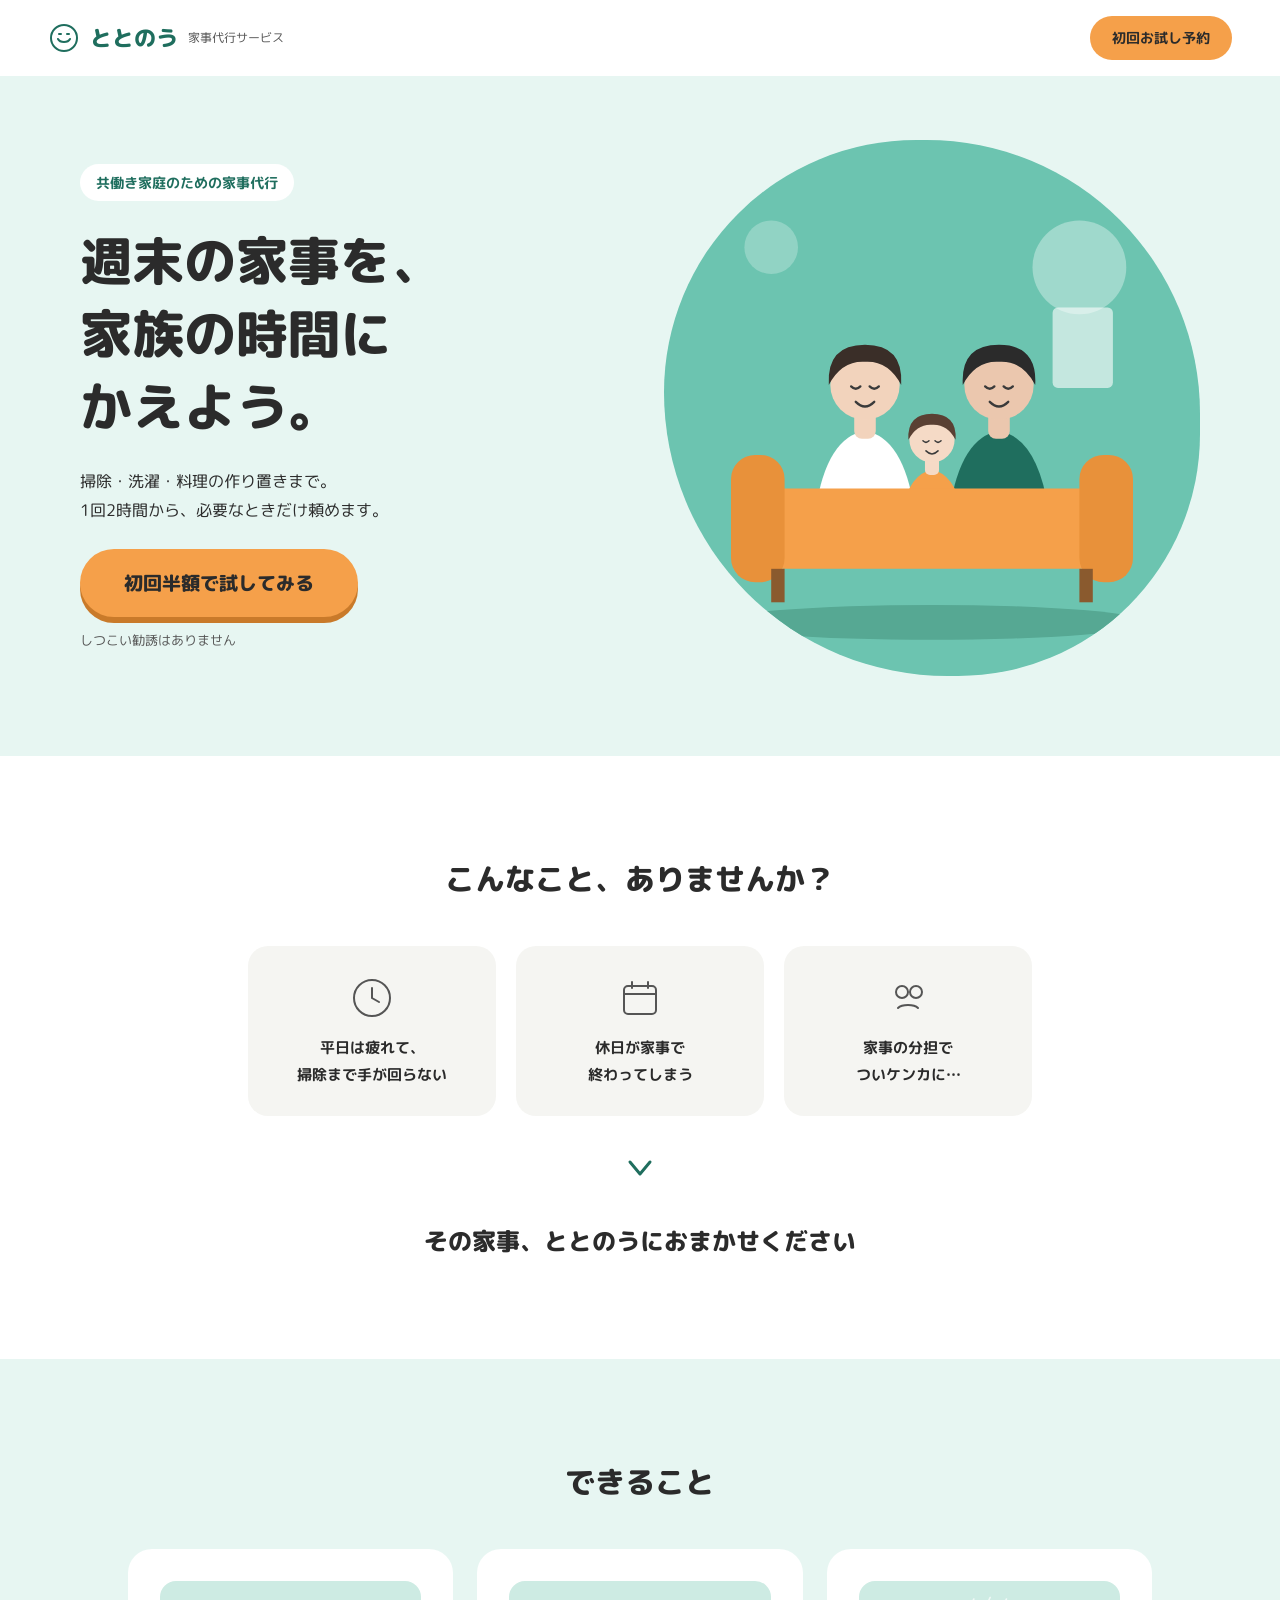
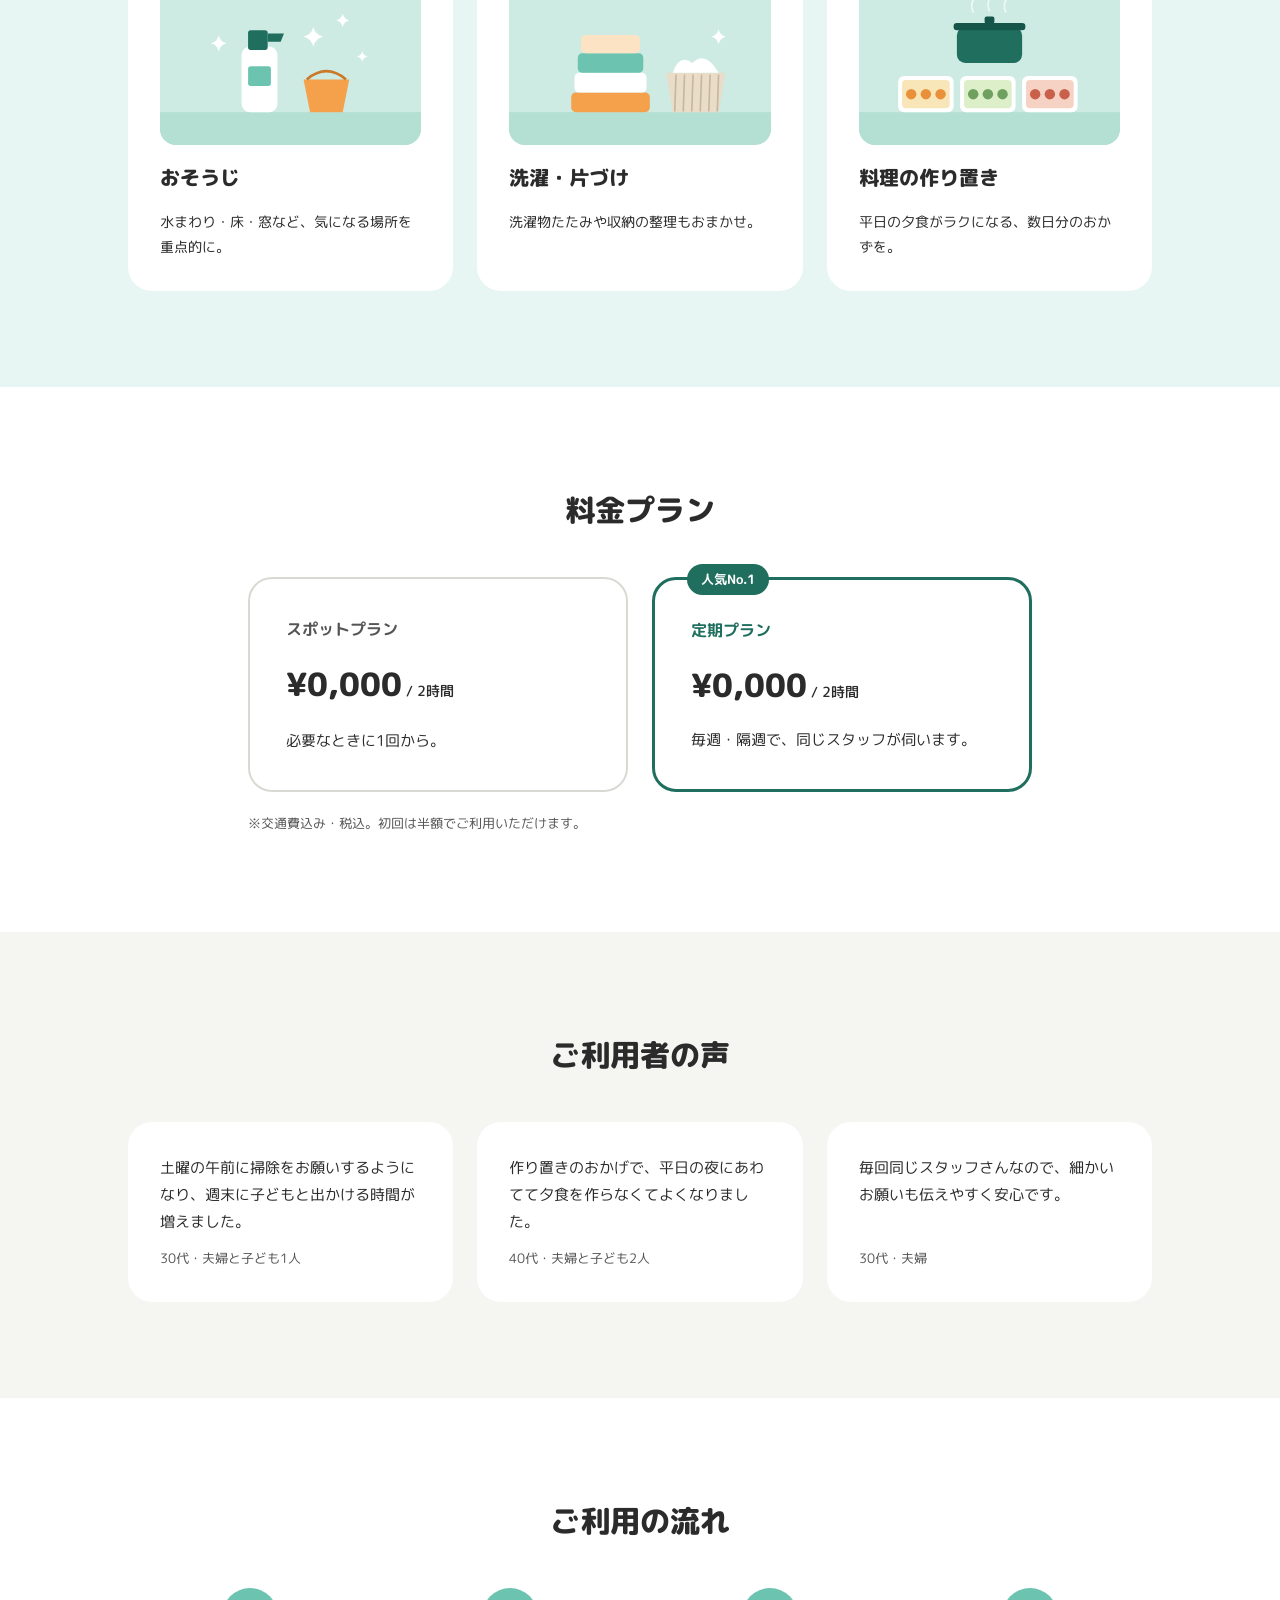
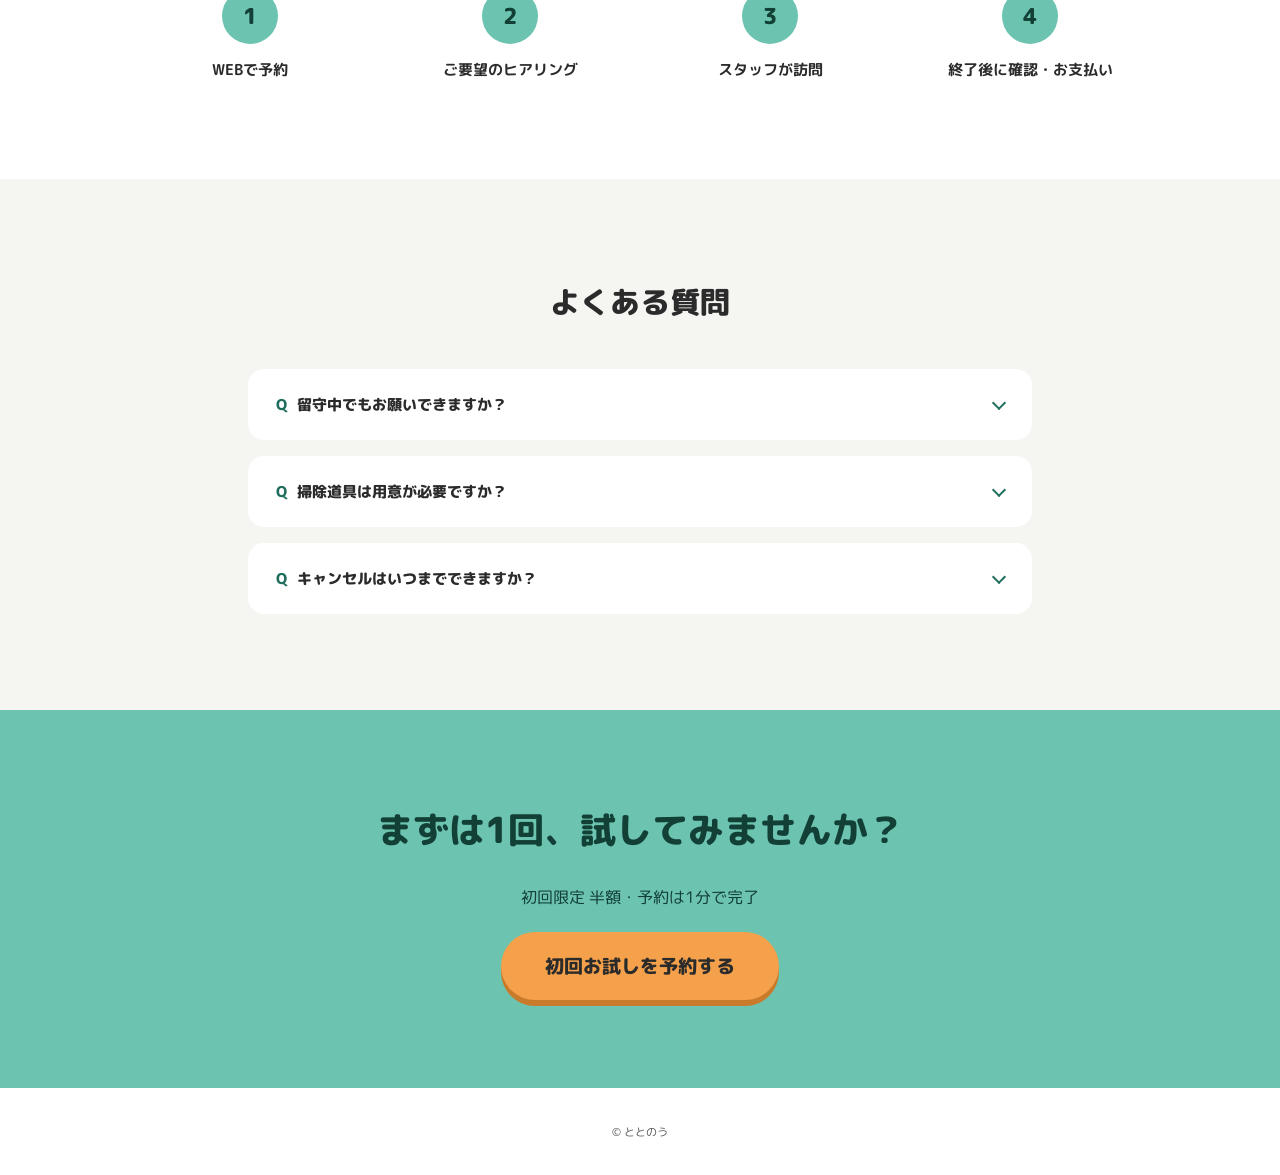
<file: index.html>
<!DOCTYPE html>
<html lang="ja">
<head>
  <meta charset="UTF-8">
  <meta name="viewport" content="width=device-width, initial-scale=1">
  <title>家事代行ととのう｜共働き家庭のための家事代行サービス</title>
  <meta name="description" content="掃除・洗濯・料理の作り置きまで。1回2時間から必要なときだけ頼める家事代行サービス。初回お試しプランあり。">
  <link rel="preconnect" href="https://fonts.googleapis.com">
  <link rel="preconnect" href="https://fonts.gstatic.com" crossorigin>
  <link href="https://fonts.googleapis.com/css2?family=M+PLUS+Rounded+1c:wght@400;500;700;800&display=swap" rel="stylesheet">
  <link rel="stylesheet" href="style.css">
</head>
<body>

  <header class="header">
    <a href="index.html" class="logo">
      <svg width="32" height="32" viewBox="0 0 32 32" fill="none" stroke="currentColor" stroke-width="2" stroke-linecap="round" aria-hidden="true"><circle cx="16" cy="16" r="13"/><path d="M10 17 C12 21 20 21 22 17"/><path d="M11 12 H13"/><path d="M19 12 H21"/></svg>
      <span class="logo__name">ととのう</span>
      <span class="logo__sub">家事代行サービス</span>
    </a>
    <a href="form.html" class="btn btn--small">初回お試し予約</a>
  </header>

  <main>
    <!-- ファーストビュー -->
    <section class="hero">
      <div class="hero__inner">
        <div class="hero__text">
          <p class="hero__badge">共働き家庭のための家事代行</p>
          <h1 class="hero__title">週末の家事を、<br>家族の時間に<br>かえよう。</h1>
          <p class="hero__lead">掃除・洗濯・料理の作り置きまで。<br>1回2時間から、必要なときだけ頼めます。</p>
          <div class="hero__cta">
            <a href="form.html" class="btn btn--large">初回半額で試してみる</a>
            <p class="hero__note">しつこい勧誘はありません</p>
          </div>
        </div>
        <img class="hero__image" src="hero.svg" alt="ソファでくつろぐ家族のイラスト" width="800" height="800">
      </div>
    </section>

    <!-- お悩み -->
    <section class="problem section">
      <div class="container container--narrow">
        <h2 class="section-title">こんなこと、ありませんか？</h2>
        <ul class="problem__list">
          <li class="problem__item">
            <svg width="48" height="48" viewBox="0 0 48 48" fill="none" stroke="currentColor" stroke-width="2" stroke-linecap="round" aria-hidden="true"><circle cx="24" cy="24" r="18"/><path d="M24 14 V24 L31 28"/></svg>
            <p>平日は疲れて、<br>掃除まで手が回らない</p>
          </li>
          <li class="problem__item">
            <svg width="48" height="48" viewBox="0 0 48 48" fill="none" stroke="currentColor" stroke-width="2" stroke-linecap="round" aria-hidden="true"><rect x="8" y="12" width="32" height="28" rx="4"/><path d="M8 20 H40"/><path d="M16 8 V14"/><path d="M32 8 V14"/></svg>
            <p>休日が家事で<br>終わってしまう</p>
          </li>
          <li class="problem__item">
            <svg width="48" height="48" viewBox="0 0 48 48" fill="none" stroke="currentColor" stroke-width="2" stroke-linecap="round" aria-hidden="true"><circle cx="18" cy="18" r="6"/><circle cx="32" cy="18" r="6"/><path d="M14 34 C18 30 30 30 34 34"/></svg>
            <p>家事の分担で<br>ついケンカに…</p>
          </li>
        </ul>
        <svg class="problem__arrow" width="40" height="40" viewBox="0 0 40 40" fill="none" stroke="currentColor" stroke-width="3" stroke-linecap="round" stroke-linejoin="round" aria-hidden="true"><path d="M10 14 L20 26 L30 14"/></svg>
        <p class="problem__answer">その家事、ととのうにおまかせください</p>
      </div>
    </section>

    <!-- サービス内容 -->
    <section class="service section">
      <div class="container">
        <h2 class="section-title">できること</h2>
        <ul class="service__list">
          <li class="service__card">
            <img src="service-clean.svg" alt="" width="800" height="500" loading="lazy">
            <h3>おそうじ</h3>
            <p>水まわり・床・窓など、気になる場所を重点的に。</p>
          </li>
          <li class="service__card">
            <img src="service-laundry.svg" alt="" width="800" height="500" loading="lazy">
            <h3>洗濯・片づけ</h3>
            <p>洗濯物たたみや収納の整理もおまかせ。</p>
          </li>
          <li class="service__card">
            <img src="service-cook.svg" alt="" width="800" height="500" loading="lazy">
            <h3>料理の作り置き</h3>
            <p>平日の夕食がラクになる、数日分のおかずを。</p>
          </li>
        </ul>
      </div>
    </section>

    <!-- 料金 -->
    <section class="price section">
      <div class="container container--narrow">
        <h2 class="section-title">料金プラン</h2>
        <div class="price__list">
          <div class="price__card">
            <h3 class="price__name">スポットプラン</h3>
            <p class="price__value">¥0,000<span>/ 2時間</span></p>
            <p>必要なときに1回から。</p>
          </div>
          <div class="price__card price__card--recommend">
            <p class="price__label">人気No.1</p>
            <h3 class="price__name">定期プラン</h3>
            <p class="price__value">¥0,000<span>/ 2時間</span></p>
            <p>毎週・隔週で、同じスタッフが伺います。</p>
          </div>
        </div>
        <p class="price__note">※交通費込み・税込。初回は半額でご利用いただけます。</p>
      </div>
    </section>

    <!-- お客様の声 -->
    <section class="voice section">
      <div class="container">
        <h2 class="section-title">ご利用者の声</h2>
        <ul class="voice__list">
          <li class="voice__card">
            <p>土曜の午前に掃除をお願いするようになり、週末に子どもと出かける時間が増えました。</p>
            <p class="voice__meta">30代・夫婦と子ども1人</p>
          </li>
          <li class="voice__card">
            <p>作り置きのおかげで、平日の夜にあわてて夕食を作らなくてよくなりました。</p>
            <p class="voice__meta">40代・夫婦と子ども2人</p>
          </li>
          <li class="voice__card">
            <p>毎回同じスタッフさんなので、細かいお願いも伝えやすく安心です。</p>
            <p class="voice__meta">30代・夫婦</p>
          </li>
        </ul>
      </div>
    </section>

    <!-- ご利用の流れ -->
    <section class="flow section">
      <div class="container">
        <h2 class="section-title">ご利用の流れ</h2>
        <ol class="flow__list">
          <li><span class="flow__num">1</span><p>WEBで予約</p></li>
          <li><span class="flow__num">2</span><p>ご要望のヒアリング</p></li>
          <li><span class="flow__num">3</span><p>スタッフが訪問</p></li>
          <li><span class="flow__num">4</span><p>終了後に確認・お支払い</p></li>
        </ol>
      </div>
    </section>

    <!-- FAQ -->
    <section class="faq section">
      <div class="container container--narrow">
        <h2 class="section-title">よくある質問</h2>
        <div class="faq__list">
          <details class="faq__item">
            <summary>留守中でもお願いできますか？</summary>
            <p>はい。鍵をお預かりして、ご不在中に作業することもできます。</p>
          </details>
          <details class="faq__item">
            <summary>掃除道具は用意が必要ですか？</summary>
            <p>基本はご家庭にある道具を使います。洗剤の指定があればお伝えください。</p>
          </details>
          <details class="faq__item">
            <summary>キャンセルはいつまでできますか？</summary>
            <p>前日18時までなら無料でキャンセルできます。</p>
          </details>
        </div>
      </div>
    </section>

    <!-- CTA -->
    <section class="cta" id="cta">
      <div class="container container--narrow">
        <h2 class="cta__title">まずは1回、試してみませんか？</h2>
        <p class="cta__lead">初回限定 半額・予約は1分で完了</p>
        <a href="form.html" class="btn btn--large">初回お試しを予約する</a>
      </div>
    </section>
  </main>

  <footer class="footer"><small>&copy; ととのう</small></footer>

  <!-- スマホ用の固定ボタン -->
  <a href="form.html" class="fixed-cta">初回半額で予約する</a>

</body>
</html>
</file>
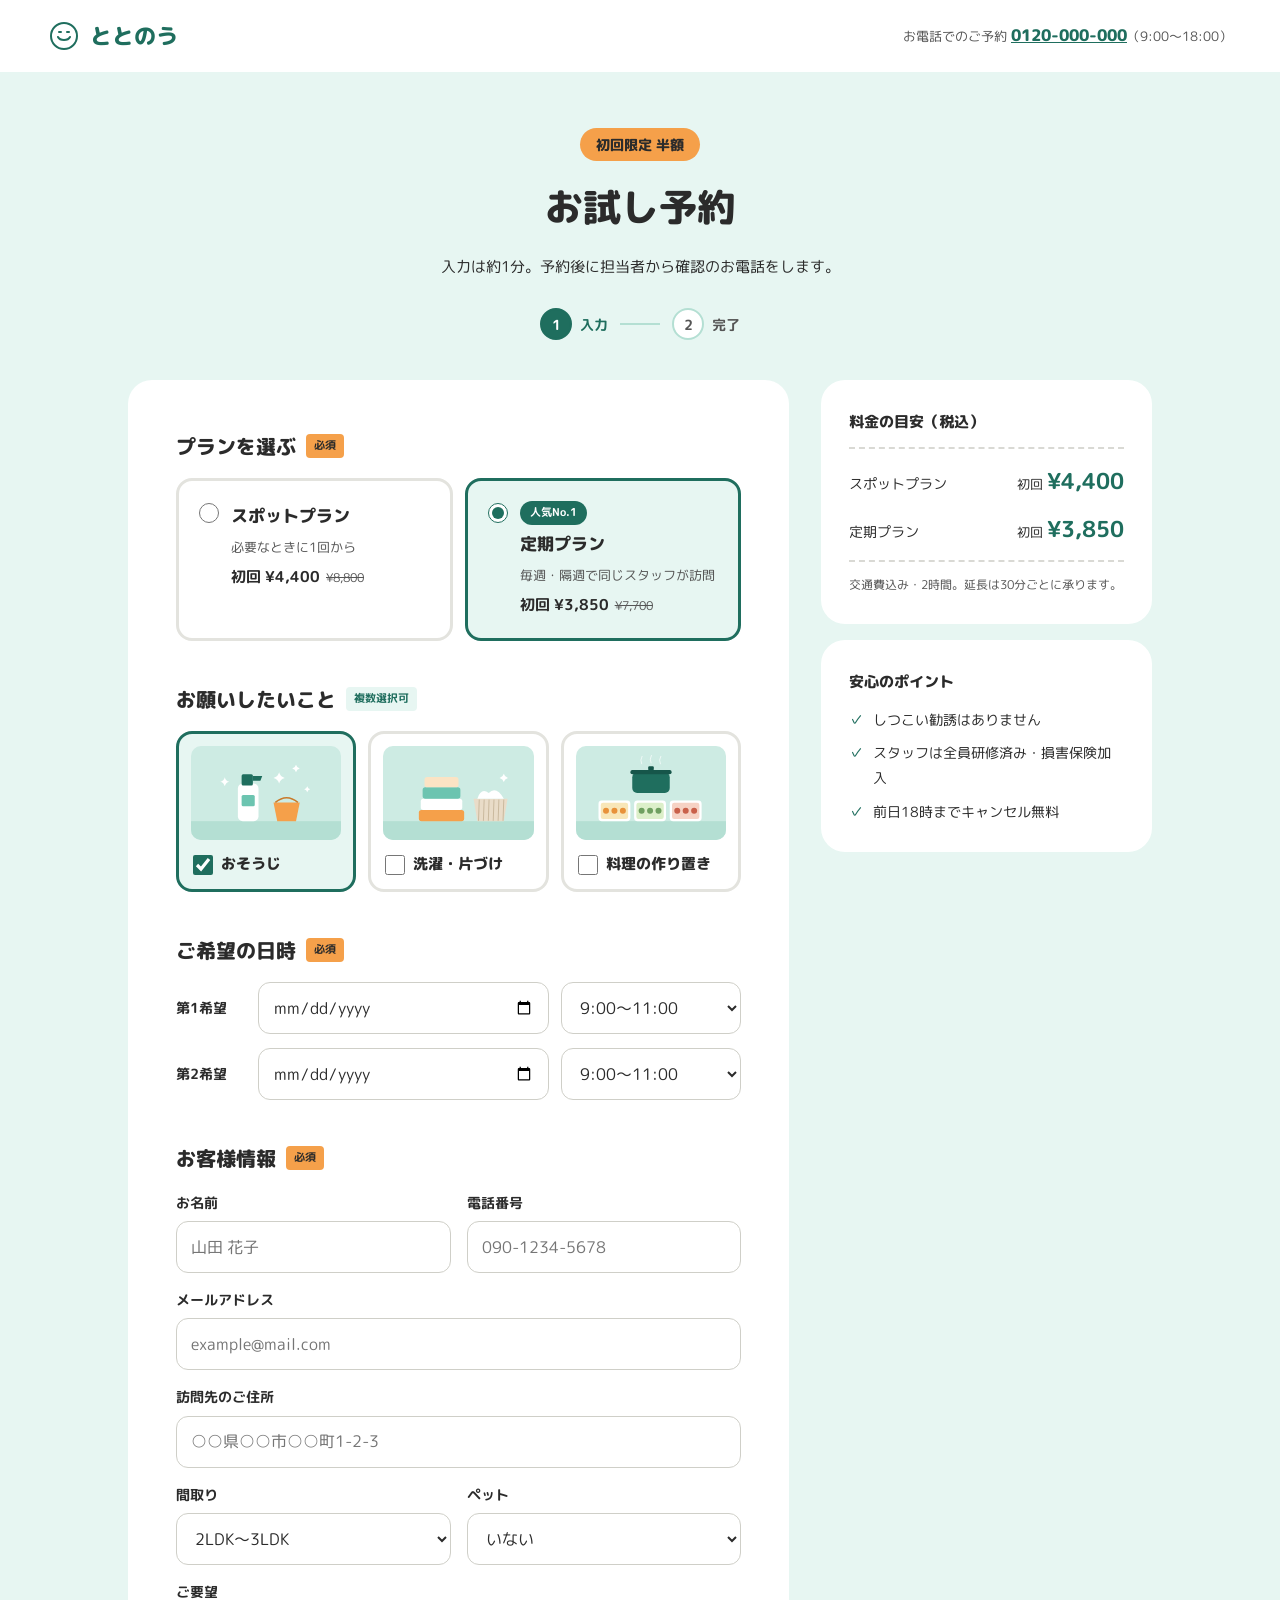
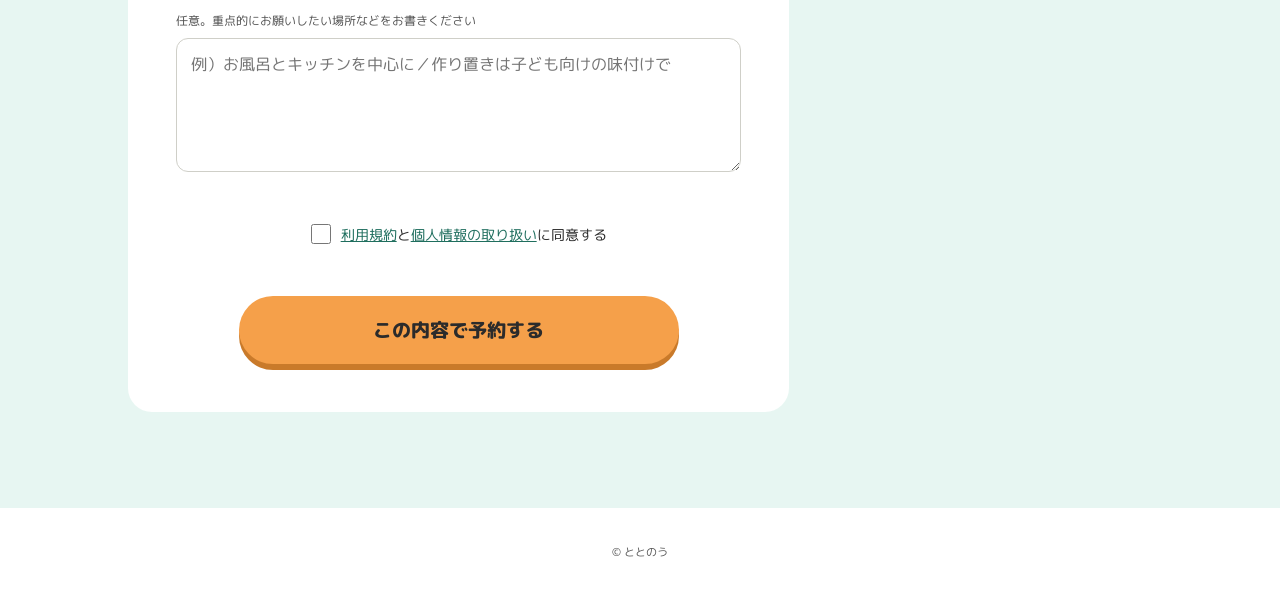
<file: form.html>
<!DOCTYPE html>
<html lang="ja">
<head>
  <meta charset="UTF-8">
  <meta name="viewport" content="width=device-width, initial-scale=1">
  <title>初回お試し予約｜家事代行サービス ととのう</title>
  <meta name="description" content="家事代行サービス「ととのう」の初回お試し予約フォーム。掃除・洗濯・料理の作り置きを、初回半額でお試しいただけます。入力は約1分です。">
  <link rel="preconnect" href="https://fonts.googleapis.com">
  <link rel="preconnect" href="https://fonts.gstatic.com" crossorigin>
  <link href="https://fonts.googleapis.com/css2?family=M+PLUS+Rounded+1c:wght@400;500;700;800&display=swap" rel="stylesheet">
  <link rel="stylesheet" href="style.css">
  <link rel="stylesheet" href="form.css">
</head>
<body class="page-form">

  <header class="header header--form">
    <a href="index.html" class="logo">
      <svg width="32" height="32" viewBox="0 0 32 32" fill="none" stroke="currentColor" stroke-width="2" stroke-linecap="round" aria-hidden="true"><circle cx="16" cy="16" r="13"/><path d="M10 17 C12 21 20 21 22 17"/><path d="M11 12 H13"/><path d="M19 12 H21"/></svg>
      <span class="logo__name">ととのう</span>
    </a>
    <p class="header__tel">お電話でのご予約 <a href="tel:0120000000">0120-000-000</a><span>（9:00〜18:00）</span></p>
  </header>

  <main>
    <div class="form-head">
      <p class="form-head__badge">初回限定 半額</p>
      <h1 class="form-head__title">お試し予約</h1>
      <p>入力は約1分。予約後に担当者から確認のお電話をします。</p>
      <ol class="steps" aria-label="予約の手順">
        <li class="steps__item is-current" aria-current="step"><span>1</span>入力</li>
        <li class="steps__item"><span>2</span>完了</li>
      </ol>
    </div>

    <div class="form-layout">
      <!--
        GitHub Pagesでは送信データを受け取れないため、送信すると完了ページに移動するだけのデモです。
        実際にメールで受け取る場合は、Formspreeなどで発行したURLを action に入れ、method="post" にしてください。
      -->
      <form class="form-card" action="thanks.html" method="get">

        <fieldset class="field">
          <legend class="field__title">プランを選ぶ<span class="req">必須</span></legend>
          <div class="cards cards--2">
            <label class="card">
              <input type="radio" name="plan" value="スポットプラン" required>
              <span class="card__name">スポットプラン</span>
              <span class="card__text">必要なときに1回から</span>
              <span class="card__price">初回 ¥4,400<s>¥8,800</s></span>
            </label>
            <label class="card">
              <input type="radio" name="plan" value="定期プラン" checked>
              <span class="card__badge">人気No.1</span>
              <span class="card__name">定期プラン</span>
              <span class="card__text">毎週・隔週で同じスタッフが訪問</span>
              <span class="card__price">初回 ¥3,850<s>¥7,700</s></span>
            </label>
          </div>
        </fieldset>

        <fieldset class="field">
          <legend class="field__title">お願いしたいこと<span class="opt">複数選択可</span></legend>
          <div class="cards cards--3">
            <label class="card card--image">
              <input type="checkbox" name="service" value="おそうじ" checked>
              <img src="service-clean.svg" alt="" width="800" height="500">
              <span class="card__name">おそうじ</span>
            </label>
            <label class="card card--image">
              <input type="checkbox" name="service" value="洗濯・片づけ">
              <img src="service-laundry.svg" alt="" width="800" height="500">
              <span class="card__name">洗濯・片づけ</span>
            </label>
            <label class="card card--image">
              <input type="checkbox" name="service" value="料理の作り置き">
              <img src="service-cook.svg" alt="" width="800" height="500">
              <span class="card__name">料理の作り置き</span>
            </label>
          </div>
        </fieldset>

        <fieldset class="field">
          <legend class="field__title">ご希望の日時<span class="req">必須</span></legend>
          <div class="datetime">
            <label class="datetime__label" for="date1">第1希望</label>
            <input class="input" type="date" id="date1" name="date1" required>
            <select class="input input--select" name="time1" aria-label="第1希望の時間">
              <option>9:00〜11:00</option>
              <option>13:00〜15:00</option>
              <option>15:00〜17:00</option>
            </select>
          </div>
          <div class="datetime">
            <label class="datetime__label" for="date2">第2希望</label>
            <input class="input" type="date" id="date2" name="date2">
            <select class="input input--select" name="time2" aria-label="第2希望の時間">
              <option>9:00〜11:00</option>
              <option>13:00〜15:00</option>
              <option>15:00〜17:00</option>
            </select>
          </div>
        </fieldset>

        <fieldset class="field">
          <legend class="field__title">お客様情報<span class="req">必須</span></legend>
          <div class="grid-2">
            <label class="label">お名前
              <input class="input" type="text" name="name" autocomplete="name" placeholder="山田 花子" required>
            </label>
            <label class="label">電話番号
              <input class="input" type="tel" name="tel" autocomplete="tel" placeholder="090-1234-5678" pattern="0[0-9\-]{9,12}" title="半角数字とハイフンで入力してください" required>
            </label>
          </div>
          <label class="label">メールアドレス
            <input class="input" type="email" name="email" autocomplete="email" placeholder="example@mail.com" required>
          </label>
          <label class="label">訪問先のご住所
            <input class="input" type="text" name="address" autocomplete="street-address" placeholder="○○県○○市○○町1-2-3" required>
          </label>
          <div class="grid-2">
            <label class="label">間取り
              <select class="input input--select" name="room">
                <option>1LDK以下</option>
                <option selected>2LDK〜3LDK</option>
                <option>4LDK以上・戸建て</option>
              </select>
            </label>
            <label class="label">ペット
              <select class="input input--select" name="pet">
                <option>いない</option>
                <option>犬</option>
                <option>猫</option>
                <option>その他</option>
              </select>
            </label>
          </div>
          <label class="label">ご要望<span class="label__note">任意。重点的にお願いしたい場所などをお書きください</span>
            <textarea class="input input--textarea" name="message" rows="4" placeholder="例）お風呂とキッチンを中心に／作り置きは子ども向けの味付けで"></textarea>
          </label>
        </fieldset>

        <label class="agree">
          <input type="checkbox" name="agree" required>
          <span><a href="#">利用規約</a>と<a href="#">個人情報の取り扱い</a>に同意する</span>
        </label>

        <button type="submit" class="btn btn--large form-card__submit">この内容で予約する</button>
      </form>

      <aside class="side">
        <div class="side__box">
          <p class="side__title">料金の目安（税込）</p>
          <dl class="side__price">
            <div><dt>スポットプラン</dt><dd>初回 <strong>¥4,400</strong></dd></div>
            <div><dt>定期プラン</dt><dd>初回 <strong>¥3,850</strong></dd></div>
          </dl>
          <p class="side__note">交通費込み・2時間。延長は30分ごとに承ります。</p>
        </div>
        <div class="side__box">
          <p class="side__title">安心のポイント</p>
          <ul class="checklist">
            <li>しつこい勧誘はありません</li>
            <li>スタッフは全員研修済み・損害保険加入</li>
            <li>前日18時までキャンセル無料</li>
          </ul>
        </div>
      </aside>
    </div>
  </main>

  <footer class="footer footer--form"><small>&copy; ととのう</small></footer>
</body>
</html>
</file>
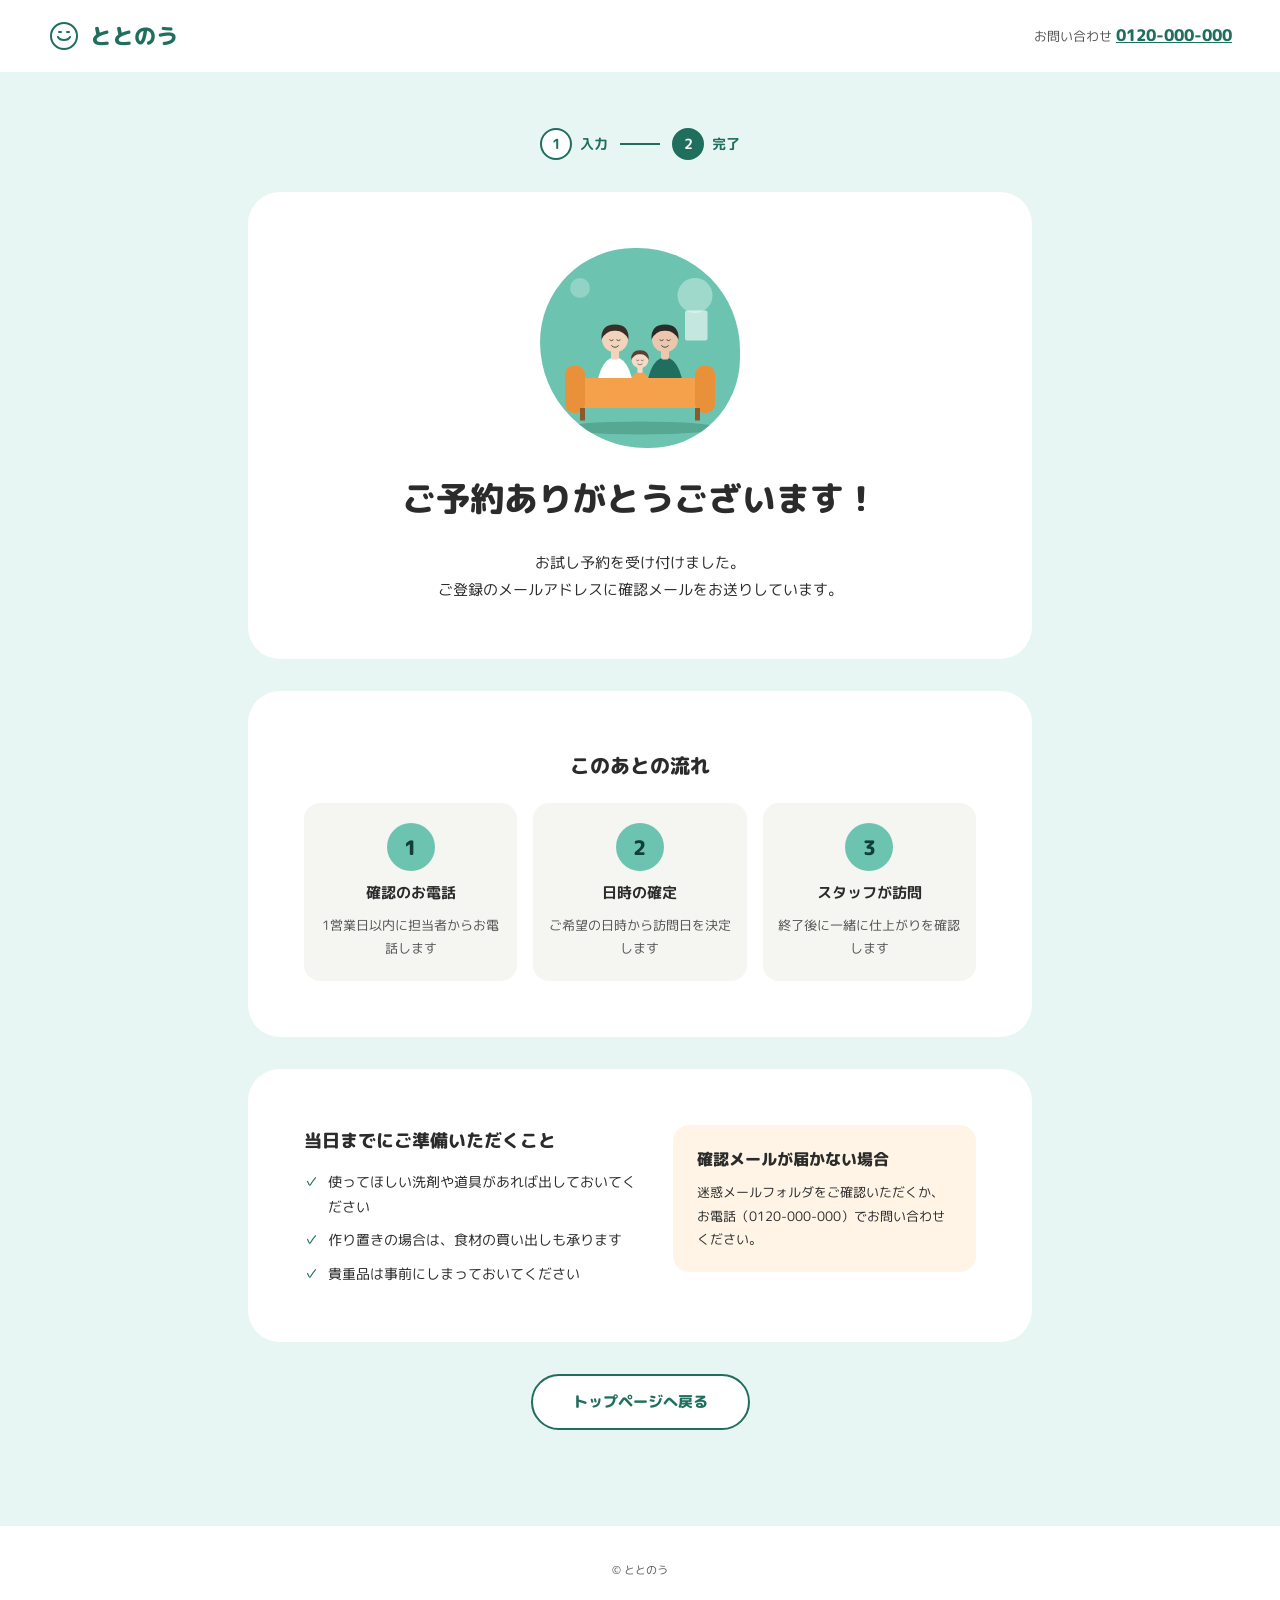
<file: thanks.html>
<!DOCTYPE html>
<html lang="ja">
<head>
  <meta charset="UTF-8">
  <meta name="viewport" content="width=device-width, initial-scale=1">
  <title>ご予約ありがとうございます｜家事代行サービス ととのう</title>
  <meta name="robots" content="noindex">
  <link rel="preconnect" href="https://fonts.googleapis.com">
  <link rel="preconnect" href="https://fonts.gstatic.com" crossorigin>
  <link href="https://fonts.googleapis.com/css2?family=M+PLUS+Rounded+1c:wght@400;500;700;800&display=swap" rel="stylesheet">
  <link rel="stylesheet" href="style.css">
  <link rel="stylesheet" href="form.css">
</head>
<body class="page-form">

  <header class="header header--form">
    <a href="index.html" class="logo">
      <svg width="32" height="32" viewBox="0 0 32 32" fill="none" stroke="currentColor" stroke-width="2" stroke-linecap="round" aria-hidden="true"><circle cx="16" cy="16" r="13"/><path d="M10 17 C12 21 20 21 22 17"/><path d="M11 12 H13"/><path d="M19 12 H21"/></svg>
      <span class="logo__name">ととのう</span>
    </a>
    <p class="header__tel">お問い合わせ <a href="tel:0120000000">0120-000-000</a></p>
  </header>

  <main class="thanks">
    <ol class="steps" aria-label="予約の手順">
      <li class="steps__item is-done"><span>1</span>入力</li>
      <li class="steps__item is-current" aria-current="step"><span>2</span>完了</li>
    </ol>

    <section class="thanks__box">
      <img class="thanks__image" src="hero.svg" alt="" width="800" height="800">
      <h1 class="thanks__title">ご予約ありがとうございます！</h1>
      <p>お試し予約を受け付けました。<br>ご登録のメールアドレスに確認メールをお送りしています。</p>
    </section>

    <section class="thanks__box">
      <h2 class="thanks__sub">このあとの流れ</h2>
      <ol class="next">
        <li><span class="next__num">1</span><b>確認のお電話</b><p>1営業日以内に担当者からお電話します</p></li>
        <li><span class="next__num">2</span><b>日時の確定</b><p>ご希望の日時から訪問日を決定します</p></li>
        <li><span class="next__num">3</span><b>スタッフが訪問</b><p>終了後に一緒に仕上がりを確認します</p></li>
      </ol>
    </section>

    <section class="thanks__box thanks__box--row">
      <div class="thanks__col">
        <h2 class="thanks__sub thanks__sub--left">当日までにご準備いただくこと</h2>
        <ul class="checklist">
          <li>使ってほしい洗剤や道具があれば出しておいてください</li>
          <li>作り置きの場合は、食材の買い出しも承ります</li>
          <li>貴重品は事前にしまっておいてください</li>
        </ul>
      </div>
      <div class="thanks__notice">
        <h2>確認メールが届かない場合</h2>
        <p>迷惑メールフォルダをご確認いただくか、お電話（0120-000-000）でお問い合わせください。</p>
      </div>
    </section>

    <a href="index.html" class="btn-outline">トップページへ戻る</a>
  </main>

  <footer class="footer footer--form"><small>&copy; ととのう</small></footer>
</body>
</html>
</file>
<file: style.css>
@charset "UTF-8";

/* =========================
   Variables
========================= */
:root {
  --color-mint: #6CC4B0;
  --color-mint-light: #E7F6F2;
  --color-mint-dark: #1F6E5E;
  --color-mint-deep: #123F36;
  --color-orange: #F5A04A;
  --color-orange-dark: #C97A2A;
  --color-gray: #F5F5F2;
  --color-text: #2B2B2B;
  --color-text-sub: #555555;
  --font: "M PLUS Rounded 1c", "Hiragino Maru Gothic ProN", sans-serif;
  --pad-x: clamp(20px, 4vw, 48px);
}

/* =========================
   Base
========================= */
*, *::before, *::after { box-sizing: border-box; }
html { scroll-behavior: smooth; }
body {
  margin: 0;
  font-family: var(--font);
  font-size: 15px;
  line-height: 1.8;
  color: var(--color-text);
  background: #FFF;
}
img { max-width: 100%; height: auto; display: block; }
a { color: var(--color-mint-dark); }
ul, ol { margin: 0; padding: 0; list-style: none; }
p, h1, h2, h3 { margin: 0; }
:focus-visible { outline: 3px solid var(--color-mint-dark); outline-offset: 3px; }

.container { max-width: 1120px; margin-inline: auto; padding-inline: var(--pad-x); }
.container--narrow { max-width: 880px; }
.section { padding-block: clamp(72px, 9vw, 96px); }
.section-title {
  margin-bottom: 40px;
  font-size: clamp(24px, 3vw, 30px);
  font-weight: 800;
  text-align: center;
}

/* Button */
.btn {
  display: inline-flex;
  align-items: center;
  justify-content: center;
  padding: 0 44px;
  min-height: 64px;
  font-size: 19px;
  font-weight: 800;
  color: var(--color-text);
  background: var(--color-orange);
  border-radius: 999px;
  box-shadow: 0 6px 0 var(--color-orange-dark);
  text-decoration: none;
  transition: transform .15s, box-shadow .15s;
}
.btn:hover { transform: translateY(3px); box-shadow: 0 3px 0 var(--color-orange-dark); }
.btn--small { min-height: 44px; padding: 0 22px; font-size: 14px; font-weight: 700; box-shadow: none; }
.btn--small:hover { transform: none; box-shadow: none; background: #F7B06A; }
.btn--large { min-height: 68px; }

/* =========================
   Header
========================= */
.header {
  display: flex;
  flex-wrap: wrap;
  justify-content: space-between;
  align-items: center;
  gap: 12px;
  padding: 16px var(--pad-x);
}
.logo { display: flex; align-items: center; gap: 10px; text-decoration: none; color: var(--color-mint-dark); }
.logo__name { font-size: 22px; font-weight: 800; }
.logo__sub { font-size: 12px; color: var(--color-text-sub); }

/* =========================
   Hero
========================= */
.hero { padding: 64px var(--pad-x) 80px; background: var(--color-mint-light); }
.hero__inner {
  max-width: 1120px;
  margin-inline: auto;
  display: grid;
  grid-template-columns: repeat(2, minmax(0, 1fr));
  gap: 48px;
  align-items: center;
}
.hero__text { display: grid; gap: 24px; justify-items: start; }
.hero__badge {
  padding: 6px 16px;
  font-size: 14px;
  font-weight: 700;
  color: var(--color-mint-dark);
  background: #FFF;
  border-radius: 999px;
}
.hero__title { font-size: clamp(34px, 4.2vw, 52px); font-weight: 800; line-height: 1.4; }
.hero__lead { font-size: 16px; }
.hero__cta { display: grid; gap: 12px; justify-items: start; }
.hero__note { font-size: 13px; color: var(--color-text-sub); }
.hero__image { aspect-ratio: 1 / 1; object-fit: cover; border-radius: 48% 52% 46% 54%; }

/* =========================
   Problem
========================= */
.problem .container { display: grid; justify-items: center; gap: 32px; }
.problem .section-title { margin-bottom: 8px; }
.problem__list { width: 100%; display: grid; grid-template-columns: repeat(3, minmax(0, 1fr)); gap: 20px; }
.problem__item {
  display: grid;
  justify-items: center;
  gap: 12px;
  padding: 28px 24px;
  text-align: center;
  font-weight: 700;
  color: var(--color-text-sub);
  background: var(--color-gray);
  border-radius: 20px;
}
.problem__item p { color: var(--color-text); }
.problem__arrow { color: var(--color-mint-dark); }
.problem__answer { font-size: clamp(20px, 2.4vw, 24px); font-weight: 800; text-align: center; }

/* =========================
   Service
========================= */
.service { background: var(--color-mint-light); }
.service__list { display: grid; grid-template-columns: repeat(3, minmax(0, 1fr)); gap: 24px; }
.service__card { display: grid; gap: 14px; align-content: start; padding: 32px; background: #FFF; border-radius: 24px; }
.service__card img { aspect-ratio: 16 / 10; object-fit: cover; border-radius: 16px; }
.service__card h3 { font-size: 20px; font-weight: 800; }
.service__card p { font-size: 14px; }

/* =========================
   Price
========================= */
.price__list { display: grid; grid-template-columns: repeat(2, minmax(0, 1fr)); gap: 24px; }
.price__card {
  position: relative;
  display: grid;
  gap: 12px;
  padding: 36px;
  border: 2px solid #D9D9D4;
  border-radius: 24px;
}
.price__card--recommend { border: 3px solid var(--color-mint-dark); }
.price__label {
  position: absolute;
  top: -16px;
  left: 32px;
  padding: 4px 14px;
  font-size: 13px;
  font-weight: 700;
  color: #FFF;
  background: var(--color-mint-dark);
  border-radius: 999px;
}
.price__name { font-size: 16px; font-weight: 700; color: var(--color-text-sub); }
.price__card--recommend .price__name { color: var(--color-mint-dark); }
.price__value { font-size: 32px; font-weight: 800; }
.price__value span { margin-left: 4px; font-size: 14px; font-weight: 500; }
.price__note { margin-top: 20px; font-size: 13px; color: var(--color-text-sub); }

/* =========================
   Voice
========================= */
.voice { background: var(--color-gray); }
.voice__list { display: grid; grid-template-columns: repeat(3, minmax(0, 1fr)); gap: 24px; }
.voice__card { display: grid; gap: 12px; align-content: space-between; padding: 32px; background: #FFF; border-radius: 24px; }
.voice__meta { font-size: 13px; color: var(--color-text-sub); }

/* =========================
   Flow
========================= */
.flow__list { display: grid; grid-template-columns: repeat(4, minmax(0, 1fr)); gap: 16px; }
.flow__list li { display: grid; justify-items: center; gap: 12px; text-align: center; font-weight: 700; }
.flow__num {
  display: grid;
  place-items: center;
  width: 56px;
  height: 56px;
  font-size: 22px;
  font-weight: 800;
  color: var(--color-mint-deep);
  background: var(--color-mint);
  border-radius: 50%;
}

/* =========================
   FAQ
========================= */
.faq { background: var(--color-gray); }
.faq__list { display: grid; gap: 16px; }
.faq__item { background: #FFF; border-radius: 16px; }
.faq__item summary {
  position: relative;
  padding: 22px 56px 22px 28px;
  font-weight: 800;
  cursor: pointer;
  list-style: none;
}
.faq__item summary::-webkit-details-marker { display: none; }
.faq__item summary::before { content: "Q"; margin-right: 10px; color: var(--color-mint-dark); }
.faq__item summary::after {
  content: "";
  position: absolute;
  right: 28px;
  top: 50%;
  width: 10px;
  height: 10px;
  border-right: 2px solid var(--color-mint-dark);
  border-bottom: 2px solid var(--color-mint-dark);
  transform: translateY(-70%) rotate(45deg);
  transition: transform .2s;
}
.faq__item[open] summary::after { transform: translateY(-30%) rotate(-135deg); }
.faq__item p { padding: 0 28px 24px; font-size: 14px; }
.faq__item p::before { content: "A"; margin-right: 10px; font-weight: 800; color: var(--color-orange-dark); }

/* =========================
   CTA
========================= */
.cta { padding-block: 88px; background: var(--color-mint); text-align: center; }
.cta .container { display: grid; justify-items: center; gap: 20px; }
.cta__title { font-size: clamp(24px, 3vw, 36px); font-weight: 800; color: var(--color-mint-deep); }
.cta__lead { font-size: 16px; color: var(--color-mint-deep); }

.footer { padding: 32px; text-align: center; font-size: 13px; color: var(--color-text-sub); }
.fixed-cta { display: none; }

/* =========================
   Responsive (〜768px)
========================= */
@media (max-width: 768px) {
  .logo__sub { display: none; }

  .hero { padding-top: 40px; }
  .hero__inner { grid-template-columns: 1fr; gap: 32px; }
  .hero__image { order: -1; width: 80%; justify-self: center; }
  .btn--large { width: 100%; padding-inline: 24px; font-size: 17px; }
  .hero__cta { justify-items: stretch; width: 100%; }

  .problem__list,
  .service__list,
  .price__list,
  .voice__list { grid-template-columns: 1fr; }
  .price__list { gap: 32px; }
  .flow__list { grid-template-columns: repeat(2, minmax(0, 1fr)); row-gap: 32px; }

  .footer { padding-bottom: 104px; }
  .fixed-cta {
    position: fixed;
    left: 16px;
    right: 16px;
    bottom: 16px;
    z-index: 50;
    display: flex;
    align-items: center;
    justify-content: center;
    min-height: 56px;
    font-weight: 800;
    color: var(--color-text);
    background: var(--color-orange);
    border-radius: 999px;
    box-shadow: 0 4px 0 var(--color-orange-dark);
    text-decoration: none;
  }
}

@media (prefers-reduced-motion: reduce) {
  html { scroll-behavior: auto; }
  * { transition: none !important; }
}
</file>
<file: form.css>
@charset "UTF-8";
/* =========================
   予約フォーム・完了ページ（form.html / thanks.html）
   ※ 色やボタンは style.css の変数・クラスを使用
========================= */
.page-form { background: var(--color-mint-light); }

/* ヘッダー */
.header--form { background: #FFF; }
.header__tel { font-size: 13px; color: var(--color-text-sub); }
.header__tel a { font-size: 16px; font-weight: 800; }

/* ページ見出し */
.form-head {
  display: grid;
  justify-items: center;
  gap: 12px;
  padding: 56px var(--pad-x) 40px;
  text-align: center;
}
.form-head__badge {
  padding: 4px 16px;
  font-size: 14px;
  font-weight: 800;
  background: var(--color-orange);
  border-radius: 999px;
}
.form-head__title { font-size: clamp(28px, 3.4vw, 38px); font-weight: 800; }

/* ステップ表示 */
.steps { display: flex; justify-content: center; align-items: center; gap: 12px; margin-top: 16px; font-size: 14px; font-weight: 700; }
.steps__item { display: flex; align-items: center; gap: 8px; color: var(--color-text-sub); }
.steps__item + .steps__item::before { content: ""; width: 40px; height: 2px; margin-right: 4px; background: #B4DFD3; }
.steps__item span {
  display: grid;
  place-items: center;
  width: 32px;
  height: 32px;
  background: #FFF;
  border: 2px solid #B4DFD3;
  border-radius: 50%;
}
.steps__item.is-current,
.steps__item.is-done { color: var(--color-mint-dark); }
.steps__item.is-current span { color: #FFF; background: var(--color-mint-dark); border-color: var(--color-mint-dark); }
.steps__item.is-done span { border-color: var(--color-mint-dark); }
.steps__item.is-current::before { background: var(--color-mint-dark); }

/* レイアウト */
.form-layout {
  max-width: 1120px;
  margin-inline: auto;
  padding: 0 var(--pad-x) 96px;
  display: grid;
  grid-template-columns: minmax(0, 2fr) minmax(0, 1fr);
  gap: 32px;
  align-items: start;
}
.form-card {
  display: grid;
  gap: 40px;
  padding: clamp(24px, 4vw, 48px);
  background: #FFF;
  border-radius: 24px;
}

/* 項目 */
.field { display: grid; gap: 14px; min-width: 0; margin: 0; padding: 0; border: 0; }
.field__title { display: flex; align-items: center; gap: 10px; margin-bottom: 14px; padding: 0; font-size: 20px; font-weight: 800; }
.req, .opt { padding: 2px 8px; font-size: 11px; font-weight: 700; border-radius: 4px; }
.req { background: var(--color-orange); }
.opt { color: var(--color-mint-dark); background: var(--color-mint-light); }

.label { display: grid; gap: 6px; font-size: 14px; font-weight: 700; }
.label__note { font-size: 12px; font-weight: 400; color: var(--color-text-sub); }
.grid-2 { display: grid; grid-template-columns: repeat(2, minmax(0, 1fr)); gap: 16px; }

.input {
  width: 100%;
  min-height: 52px;
  padding: 0 14px;
  font: inherit;
  font-size: 16px; /* iOSで拡大されないよう16px */
  font-weight: 400;
  color: var(--color-text);
  background: #FFF;
  border: 1px solid #CFCFC8;
  border-radius: 12px;
}
.input:focus { outline: none; border-color: var(--color-mint-dark); box-shadow: 0 0 0 3px rgba(31, 110, 94, .2); }
.input--select { cursor: pointer; }
.input--textarea { min-height: 120px; padding: 12px 14px; line-height: 1.7; resize: vertical; }

.datetime { display: flex; flex-wrap: wrap; align-items: center; gap: 12px; }
.datetime__label { width: 5em; font-size: 14px; font-weight: 700; }
.datetime .input { flex: 1 1 180px; width: auto; }
.datetime .input--select { flex: 0 1 180px; }

/* 選択カード（JavaScriptなし。:has(:checked) で選択中の見た目を切り替え） */
.cards { display: grid; gap: 12px; }
.cards--2 { grid-template-columns: repeat(2, minmax(0, 1fr)); }
.cards--3 { grid-template-columns: repeat(3, minmax(0, 1fr)); }
.card {
  position: relative;
  display: grid;
  gap: 4px;
  align-content: start;
  padding: 20px 20px 20px 52px;
  background: #FFF;
  border: 3px solid #E3E3DE;
  border-radius: 16px;
  cursor: pointer;
  transition: border-color .2s, background-color .2s;
}
.card:hover { border-color: #B4DFD3; }
.card input {
  position: absolute;
  top: 22px;
  left: 20px;
  width: 20px;
  height: 20px;
  margin: 0;
  accent-color: var(--color-mint-dark);
}
.card:has(input:checked) { background: var(--color-mint-light); border-color: var(--color-mint-dark); }
.card:has(input:focus-visible) { outline: 3px solid var(--color-mint-dark); outline-offset: 3px; }
.card__badge {
  justify-self: start;
  padding: 2px 10px;
  font-size: 11px;
  font-weight: 700;
  color: #FFF;
  background: var(--color-mint-dark);
  border-radius: 999px;
}
.card__name { font-size: 17px; font-weight: 800; }
.card__text { font-size: 13px; color: var(--color-text-sub); }
.card__price { font-weight: 700; }
.card__price s { margin-left: 6px; font-size: 12px; font-weight: 400; color: var(--color-text-sub); }

.card--image { padding: 12px; gap: 10px; }
.card--image img { aspect-ratio: 16 / 10; object-fit: cover; border-radius: 10px; }
.card--image input { top: auto; bottom: 14px; left: 14px; }
.card--image .card__name { padding-left: 30px; font-size: 15px; }

/* 同意・送信 */
.agree { display: inline-flex; justify-self: center; align-items: center; gap: 10px; min-height: 44px; font-size: 14px; cursor: pointer; }
.agree input { width: 20px; height: 20px; margin: 0; accent-color: var(--color-mint-dark); }
.form-card__submit { justify-self: center; width: 100%; max-width: 440px; border: 0; font-family: inherit; cursor: pointer; }

/* サイド */
.side { position: sticky; top: 24px; display: grid; gap: 16px; }
.side__box { display: grid; gap: 12px; padding: 28px; background: #FFF; border-radius: 24px; }
.side__title { font-weight: 800; }
.side__price { display: grid; gap: 8px; margin: 0; padding: 12px 0; border-block: 2px dashed #D9D9D4; }
.side__price div { display: flex; justify-content: space-between; align-items: baseline; }
.side__price dt { font-size: 14px; }
.side__price dd { margin: 0; font-size: 13px; }
.side__price strong { font-size: 22px; color: var(--color-mint-dark); }
.side__note { font-size: 12px; color: var(--color-text-sub); }

.checklist { display: grid; gap: 8px; font-size: 14px; }
.checklist li { position: relative; padding-left: 24px; }
.checklist li::before { content: "✓"; position: absolute; left: 0; font-weight: 800; color: var(--color-mint-dark); }

.footer--form { background: #FFF; }

/* =========================
   完了ページ
========================= */
.thanks { max-width: 880px; margin-inline: auto; padding: 56px var(--pad-x) 96px; display: grid; gap: 32px; }
.thanks .steps { margin-top: 0; }
.thanks__box { display: grid; justify-items: center; gap: 20px; padding: clamp(28px, 5vw, 56px); text-align: center; background: #FFF; border-radius: 32px; }
.thanks__image { width: 200px; height: 200px; object-fit: cover; border-radius: 48% 52% 46% 54%; }
.thanks__title { font-size: clamp(24px, 3vw, 34px); font-weight: 800; }
.thanks__sub { font-size: 20px; font-weight: 800; }
.thanks__sub--left { font-size: 18px; text-align: left; }

.next { width: 100%; display: grid; grid-template-columns: repeat(3, minmax(0, 1fr)); gap: 16px; }
.next li { display: grid; justify-items: center; align-content: start; gap: 8px; padding: 20px 12px; background: var(--color-gray); border-radius: 16px; }
.next__num {
  display: grid;
  place-items: center;
  width: 48px;
  height: 48px;
  font-size: 20px;
  font-weight: 800;
  color: var(--color-mint-deep);
  background: var(--color-mint);
  border-radius: 50%;
}
.next p { font-size: 13px; color: var(--color-text-sub); }

.thanks__box--row { grid-template-columns: minmax(0, 1fr) minmax(0, .9fr); justify-items: stretch; align-items: start; gap: 32px; text-align: left; }
.thanks__col { display: grid; gap: 12px; }
.thanks__notice { display: grid; gap: 8px; padding: 20px 24px; background: #FFF4E6; border-radius: 16px; }
.thanks__notice h2 { font-size: 16px; font-weight: 800; }
.thanks__notice p { font-size: 13px; }

.btn-outline {
  justify-self: center;
  display: inline-flex;
  align-items: center;
  min-height: 56px;
  padding: 0 40px;
  font-weight: 800;
  color: var(--color-mint-dark);
  text-decoration: none;
  background: #FFF;
  border: 2px solid var(--color-mint-dark);
  border-radius: 999px;
}
.btn-outline:hover { color: #FFF; background: var(--color-mint-dark); }

/* =========================
   Responsive (〜768px)
========================= */
@media (max-width: 768px) {
  .header__tel span { display: none; }
  .form-layout { grid-template-columns: 1fr; }
  .side { position: static; }
  .cards--2,
  .cards--3,
  .grid-2,
  .next,
  .thanks__box--row { grid-template-columns: 1fr; }
  .datetime__label { width: 100%; }
}
</file>
